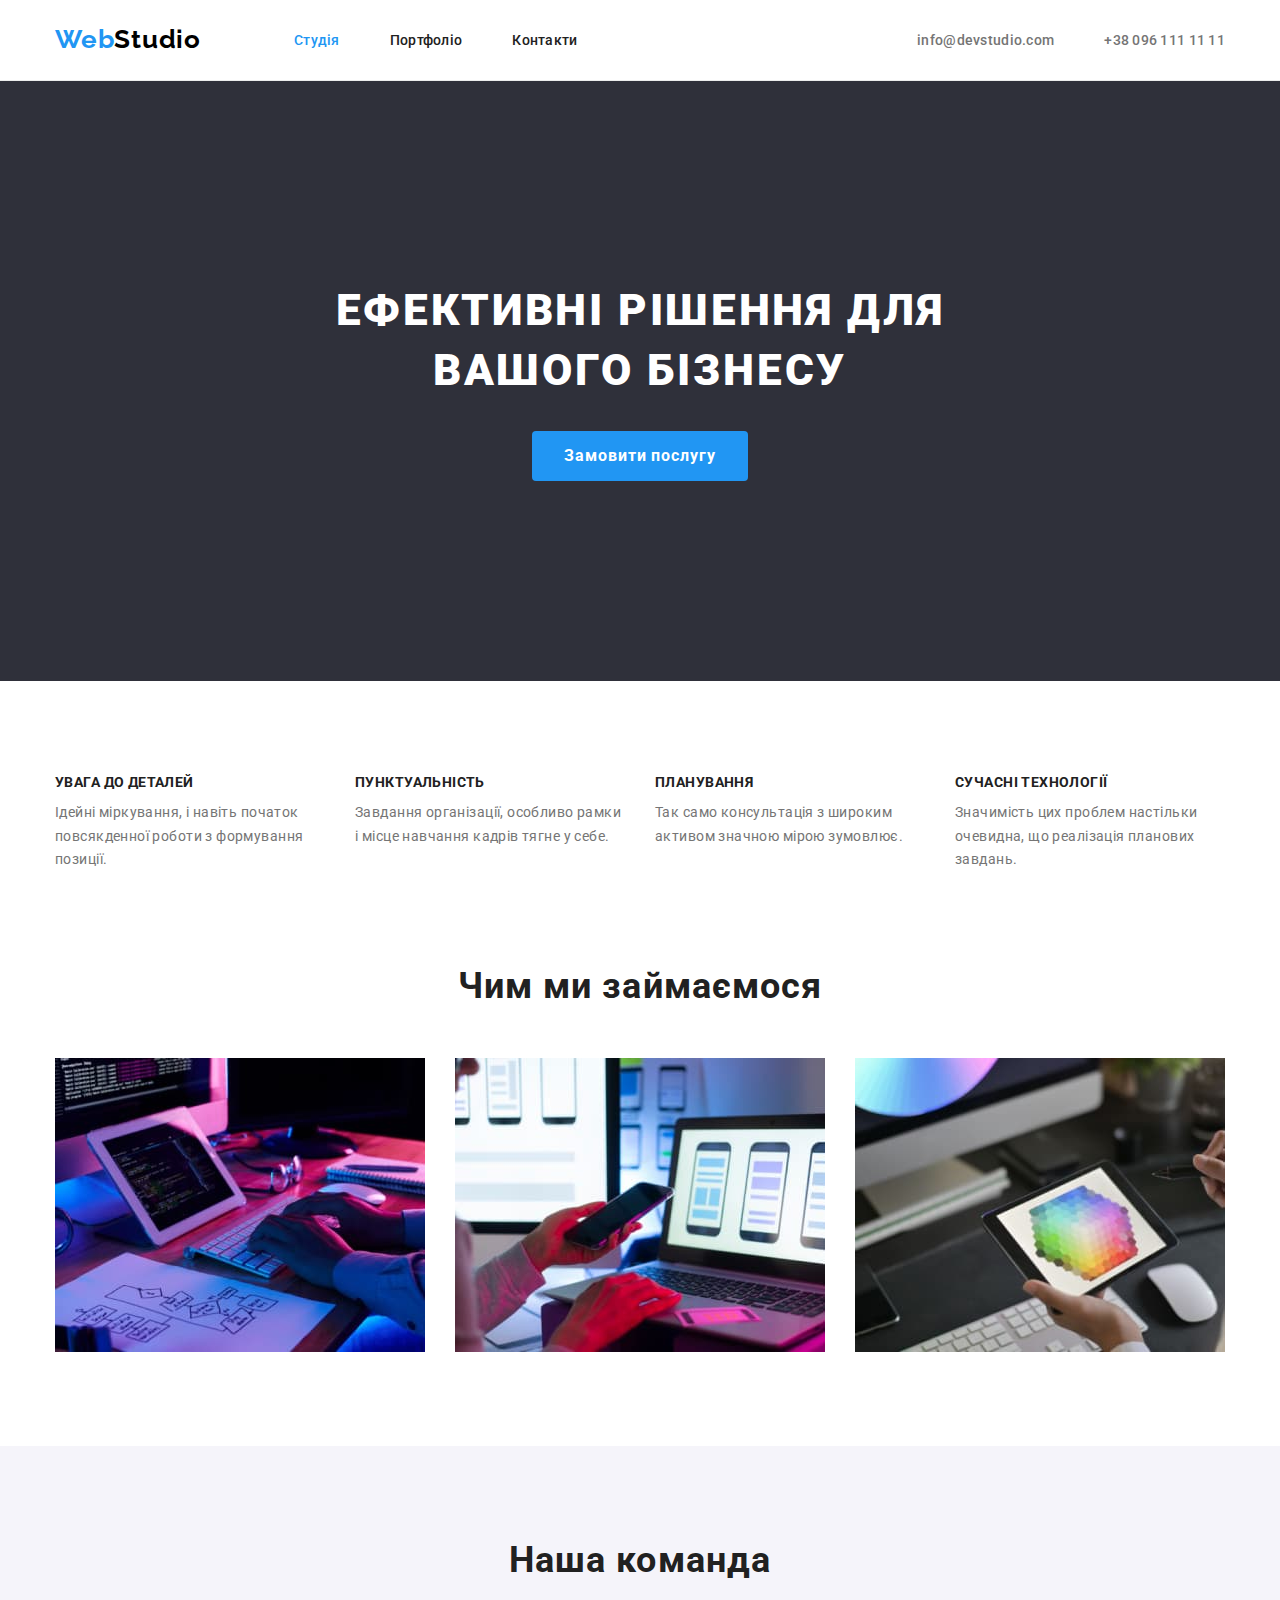
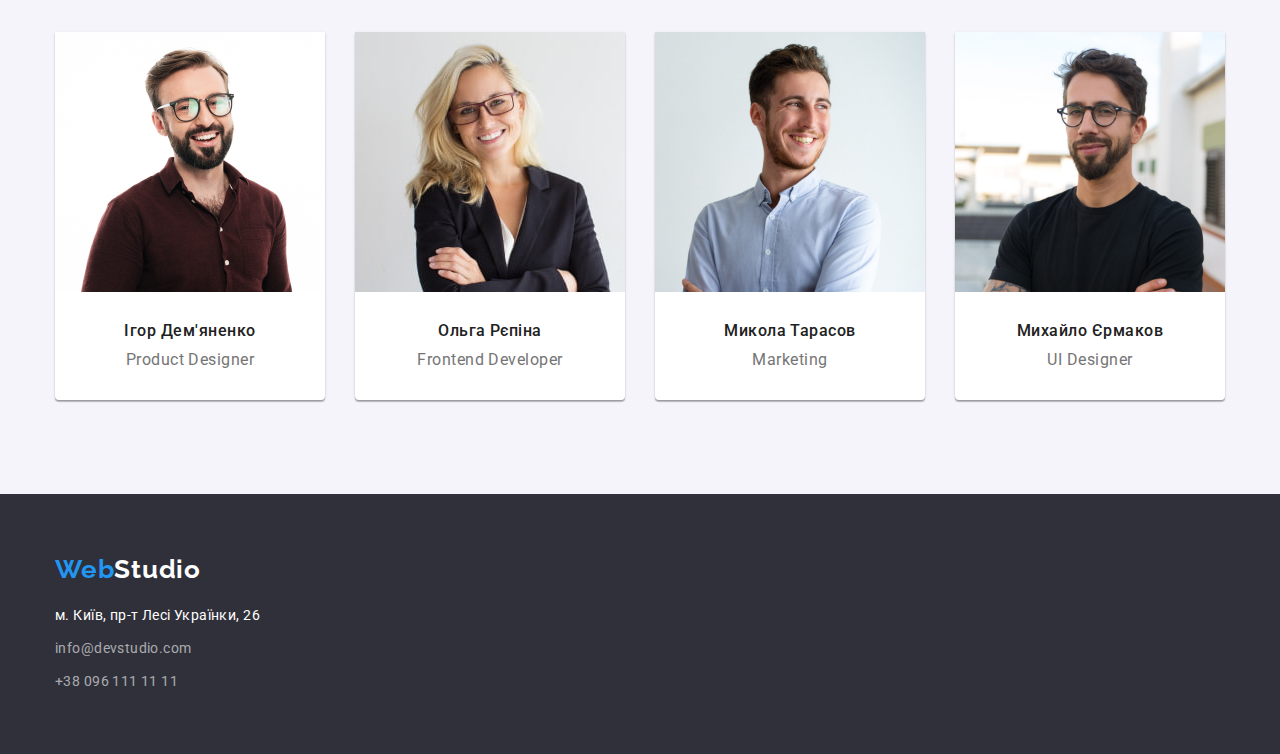
<file: index.html>
<!DOCTYPE html>
<html lang="uk">

<head>
  <meta charset="UTF-8" />
  <meta http-equiv="X-UA-Compatible" content="IE=edge" />
  <meta name="viewport" content="width=device-width, initial-scale=1.0" />
  <title>WebStudio-Home</title>
  <link href="https://fonts.googleapis.com/css2?family=Raleway:wght@700&family=Roboto:wght@400;500;700;900&display=swap"
    rel="stylesheet" />
  <link rel="stylesheet"
    href="https://cdnjs.cloudflare.com/ajax/libs/modern-normalize/1.1.0/modern-normalize.min.css" />
  <link rel="stylesheet" href="./css/styles.css" />
</head>

<body>
  <header class="header">
    <div class="container flex-container">
      <nav class="nav">

        <a href="./index.html" lang="en" class="logo"><span class="logo-link">Web</span><span></span>Studio</a>
        <ul class="nav-links list">
          <li class="item">
            <a href="./index.html" class="link current">Студія</a>
          </li>
          <li class="item">
            <a href="./portfolio.html" class="link">Портфоліо</a>
          </li>
          <li class="item"><a href="" class="link">Контакти</a></li>
        </ul>


      </nav>

      <ul class="nav-contacts list">
        <li>
          <a href="mailto:info@devstudio.com" class="contact link link">info@devstudio.com</a>
        </li>
        <li>
          <a href="tel:+380961111111" class="contact link link">+38 096 111 11 11</a>
        </li>
      </ul>

    </div>
  </header>
  <main>
    <section class="hero">
      <div class="container">
        <h1 class="hero-title">
          Ефективні рішення для вашого бізнесу
        </h1>
        <button type="button" class="button secondary">Замовити послугу</button>
      </div>
    </section>



    <section class="features section">
      <!-- переваги -->
      
      
      <div class="container">
        <h2 class="features visually-hidden">переваги</h2>
        <ul class="list flex-container">

          <li class="item">
            <h3 class="features-title">УВАГА ДО ДЕТАЛЕЙ</h3>
            <p class="text">
              Ідейні міркування, і навіть початок повсякденної роботи з
              формування позиції.
            </p>
          </li>

          <li class="item">
            <h3 class="features-title">ПУНКТУАЛЬНІСТЬ</h3>
            <p class="text">
              Завдання організації, особливо рамки і місце навчання кадрів
              тягне у себе.
            </p>
          </li>

          <li class="item">
            <h3 class="features-title">ПЛАНУВАННЯ</h3>
            <p class="text">
              Так само консультація з широким активом значною мірою зумовлює.
            </p>
          </li>

          <li class="item">
            <h3 class="features-title">СУЧАСНІ ТЕХНОЛОГІЇ</h3>
            <p class="text">
              Значимість цих проблем настільки очевидна, що реалізація
              планових завдань.
            </p>
          </li>

        </ul>
      </div>
    </section>


    <section class="section-features">
      
      
      <div class="container">
        <h2 class="section-title">Чим ми займаємося</h2>
        <ul class="list flex-container">

          <li class="work-item">
            <img src="./images/coding.jpg" alt="Створення сайту" width="370" />
          </li>

          <li class="work-item">
            <img src="./images/adaptation.jpg" alt="Адаптація сайту для різних пристроїв" width="370" />
          </li>

          <li class="work-item">
            <img src="./images/design.jpg" alt="Розробка дизайну для сайту" width="370" />
          </li>
        </ul>
      </div>
    </section>

    <section class="team bgc section">
      <div class="container">
        <h2 class="section-title">Наша команда</h2>
        <ul class="list function-marg">
          <li class="item-worker">
            <div class="card-photo">
              <img src="./images/designer.jpg" alt="Розробник продукту Ігор Дем'яненко" width="270" />
            </div>
            <div class="card-content">
              <h3 class="card-heading">Ігор Дем'яненко</h3>
              <p class="card-job" lang="en">Product Designer</p>
            </div>
          </li>

          <li class="item-worker">
            <div class="card-photo">
              <img src="./images/developer.jpg" alt="Фронтенд розробник Ольга Рєпіна" width="270" />
            </div>
            <div class="card-content">
              <h3 class="card-heading">Ольга Рєпіна</h3>
              <p class="card-job" lang="en">Frontend Developer</p>
            </div>
          </li>

          <li class="item-worker">
            <div class="card-photo">
              <img src="./images/marketing.jpg" alt="Маркетолог Микола Тарасов" width="270" />
            </div>
            <div class="card-content">
              <h3 class="card-heading">Микола Тарасов</h3>
              <p class="card-job" lang="en">Marketing</p>
            </div>
          </li>

          <li class="item-worker">
            <div class="card-photo">
              <img src="./images/member.jpg" alt="Розробник інтерфейсу" width="270" />
            </div>
            <div class="card-content">
              <h3 class="card-heading">Михайло Єрмаков</h3>
              <p class="card-job" lang="en">UI Designer</p>
            </div>
          </li>
        </ul>
      </div>
    </section>
  </main>
  <footer class="footer">
    <div class="container ">
      <a lang="en" href="./index.html" class="footer-logo"><span class="logo-link">Web</span>Studio</a>
      <address class="address">
        <ul class="address-links list">
          <li>
            <a href="https://goo.gl/maps/rEYh6PdM1hheBsNV8" class="link" target="_blank"
              rel="nooper noreferrer nofollow"><span class="map">м. Київ, пр-т Лесі Українки, 26</span></a>
          </li>
          <li class="item">
            <a href="mailto:info@devstudio.com" class="contact link">info@devstudio.com</a>
          </li>
          <li class="item">
            <a href="tel:+380961111111" class="contact link">+38 096 111 11 11</a>
          </li>
        </ul>
      </address>
    </div>
  </footer>
</body>

</html>
</file>
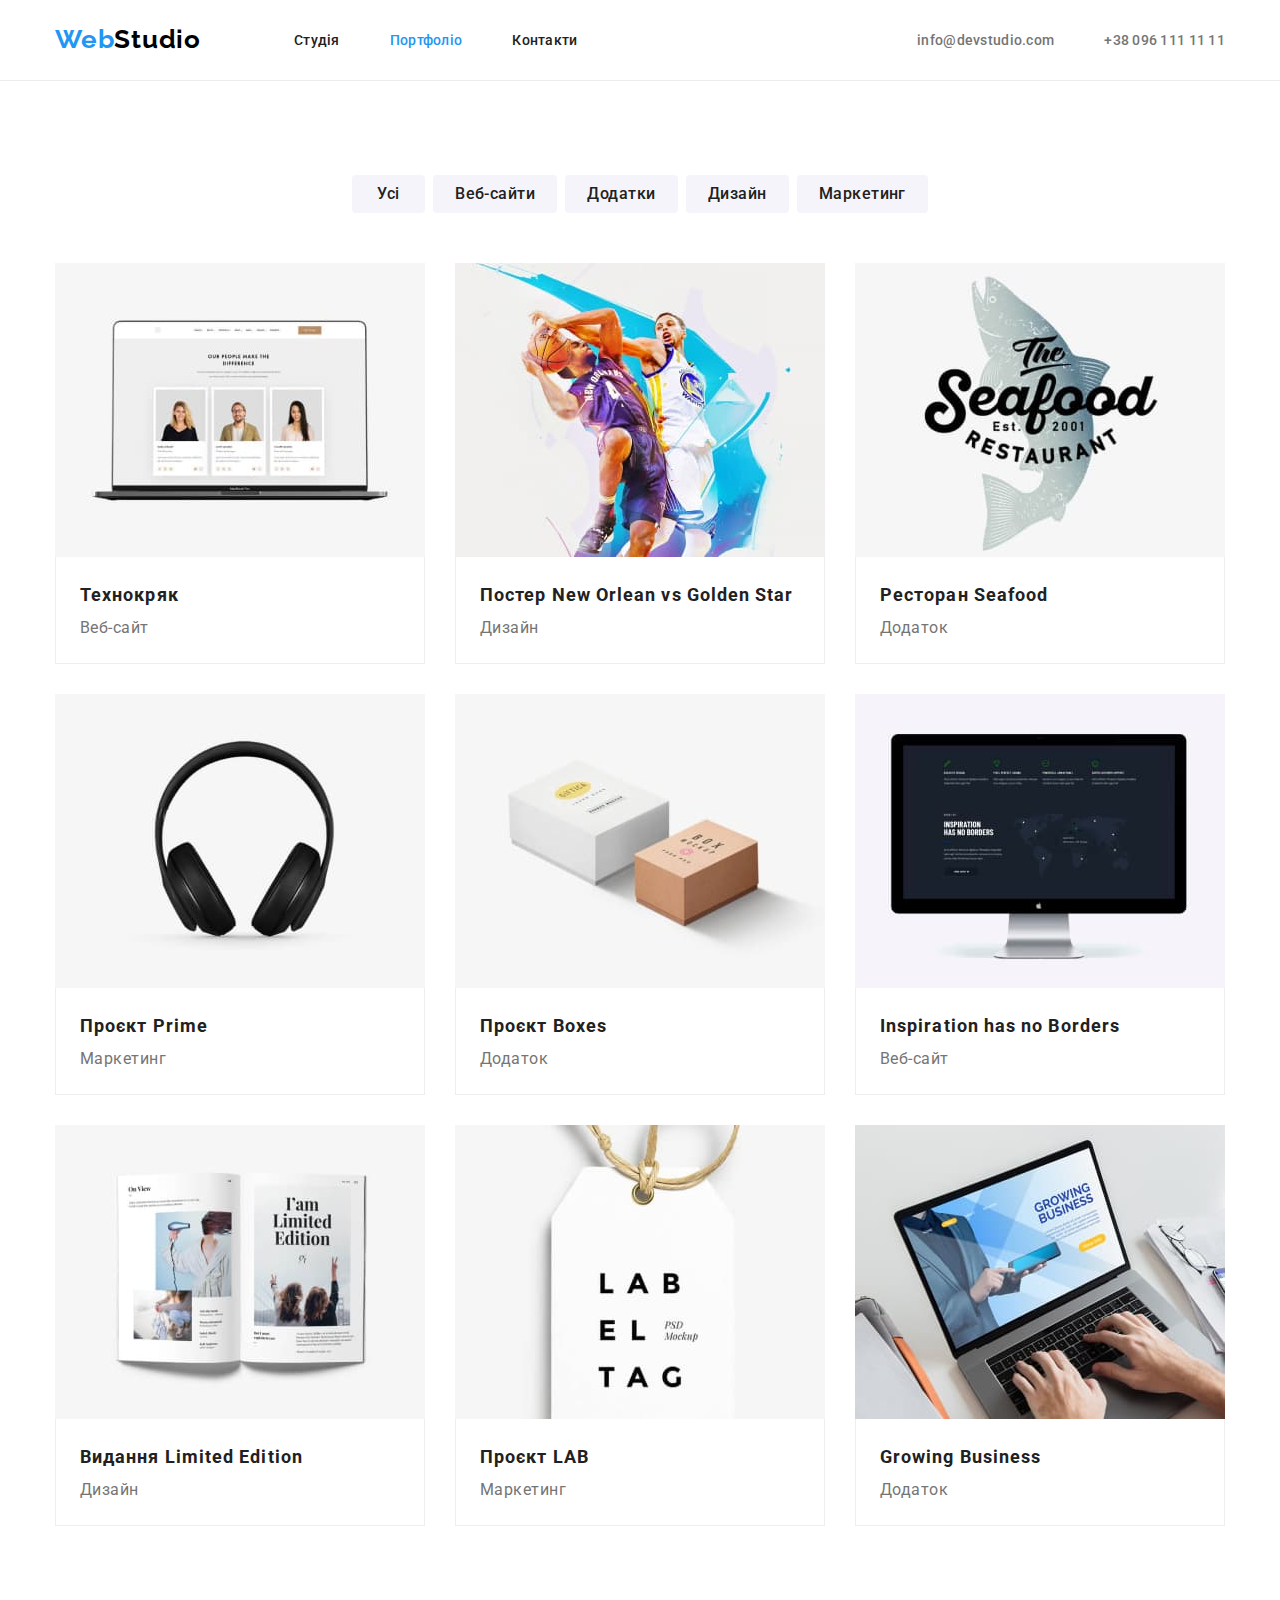
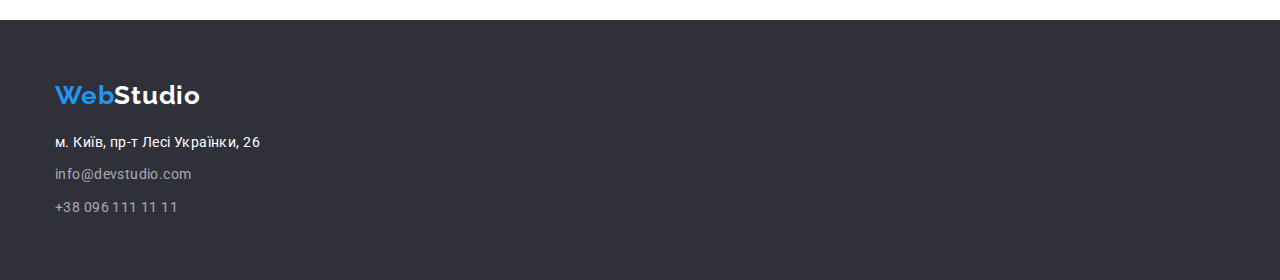
<file: portfolio.html>
<!DOCTYPE html>
<html lang="uk">

<head>
  <meta charset="UTF-8" />
  <meta http-equiv="X-UA-Compatible" content="IE=edge" />
  <meta name="viewport" content="width=device-width, initial-scale=1.0" />
  <title>WebStudio-Portfolio</title>
  <link href="https://fonts.googleapis.com/css2?family=Raleway:wght@700&family=Roboto:wght@400;500;700;900&display=swap"
    rel="stylesheet" />
  <link rel="stylesheet"
    href="https://cdnjs.cloudflare.com/ajax/libs/modern-normalize/1.1.0/modern-normalize.min.css" />
  <link rel="stylesheet" href="./css/styles.css" />
</head>

<body>
  <header class="header">
    <div class="container flex-container">
      <nav class="nav">

        <a href="./index.html" lang="en" class="logo"><span class="logo-link">Web</span><span></span>Studio</a>
        <ul class="nav-links list">
          <li class="item">
            <a href="./index.html" class="link">Студія</a>
          </li>
          <li class="item">
            <a href="./portfolio.html" class="link current">Портфоліо</a>
          </li>
          <li class="item"><a href="" class="link">Контакти</a></li>
        </ul>


      </nav>

      <ul class="nav-contacts list">
        <li>
          <a href="mailto:info@devstudio.com" class="contact link link">info@devstudio.com</a>
        </li>
        <li>
          <a href="tel:+380961111111" class="contact link link">+38 096 111 11 11</a>
        </li>
      </ul>

    </div>
  </header>
  <main>
    <section class="section portfolio">
      <!-- Портфоліо -->
      <h1 class="visually-hidden">Портфоліо</h1>
      <div class="container">
        <ul class="buttons list">
          <li class="item">
            <button type="button" class="button primaru">Усі</button>
          </li>
          <li class="item">
            <button type="button" class="button primaru">Веб-сайти</button>
          </li>
          <li class="item">
            <button type="button" class="button primaru">Додатки</button>
          </li>
          <li class="item">
            <button type="button" class="button primaru">Дизайн</button>
          </li>
          <li class="item">
            <button type="button" class="button primaru">Маркетинг</button>
          </li>
        </ul>

        <ul class="card-set list">
          <li class="item">
            <a href="" class="portfolio-link link">
              <img src="./images/portfolio/laptop.jpg" alt="ноутбук з зображенням веб-сторінки" width="370" />
              <div class="card-text">
                <h2 class="text-title">Технокряк</h2>
                <p class="portfolio-subtitle">Веб-сайт</p>
              </div>
            </a>
          </li>

          <li class="item">
            <article class="card">
              <a href="" class="portfolio-link link">
                <img src="./images/portfolio/basketball.jpg" alt="два хлоаця грають в баскетбол" width="370" />
                <!-- </a>
              <a href="" class="portfolio-link link"> -->
                <div class="card-text">
                  <h2 class="text-title">Постер <span lang="en">New Orlean vs Golden Star</span></h2>
                  <p class="portfolio-subtitle">Дизайн</p>
                </div>
              </a>
            </article>
          </li>

          <li class="item">
            <article class="card">
              <a href="" class="portfolio-link link">
                <img src="./images/portfolio/seafood.jpg" alt="логотип ресторану з однотонним лососем на задньому фоні"
                  width="370" />
                <!-- </a>
              <a href="" class="portfolio-link link"> -->
                <div class="card-text">
                  <h2 class="text-title">Ресторан <span lang="en">Seafood</span></h2>
                  <p class="portfolio-subtitle">Додаток</p>
                </div>
              </a>
            </article>
          </li>

          <li class="item">
            <article class="card">
              <a href="" class="portfolio-link link">
                <img src="./images/portfolio/headphones.jpg" alt="навушники" width="370" />
                <!-- </a>

              <a href="" class="portfolio-link link"> -->
                <div class="card-text">
                  <h2 class="text-title">Проєкт <span lang="en">Prime</span></h2>
                  <p class="portfolio-subtitle">Маркетинг</p>
                </div>
              </a>

            </article>
          </li>

          <li class="item">
            <article class="card">
              <a href="" class="portfolio-link link">
                <img src="./images/portfolio/boxes.jpg" alt="дві коробки" width="370" />
                <!-- </a>
              <a href="" class="portfolio-link link"> -->
                <div class="card-text">
                  <h2 class="text-title">Проєкт <span lang="en">Boxes</span></h2>
                  <p class="portfolio-subtitle">Додаток</p>
                </div>
              </a>

            </article>
          </li>

          <li class="item">
            <article class="card">
              <a href="" class="portfolio-link link">
                <img src="./images/portfolio/iMac.jpg" alt="комп'ютер відомої марки" width="370" />
                <!-- </a>
              <a href="" class="portfolio-link link"> -->
                <div class="card-text">
                  <h2 class="text-title" lang="en">Inspiration has no Borders</h2>
                  <p class="portfolio-subtitle">Веб-сайт</p>
                </div>
              </a>
            </article>
          </li>

          <li class="item border">
            <article class="card">
              <a href="" class="portfolio-link link">
                <img src="./images/portfolio/book.jpg" alt="журнал" width="370" />
                <!-- </a>
              <a href="" class="portfolio-link link"> -->
                <div class="card-text">
                  <h2 class="text-title">Видання <span lang="en">Limited Edition</span></h2>
                  <p class="portfolio-subtitle">Дизайн</p>
                </div>
              </a>

            </article>
          </li>

          <li class="item">
            <article class="card">
              <a href="" class="portfolio-link link">
                <img src="./images/portfolio/lab.jpg" alt="картонний ярлик з логотипом проєкту" width="370" />
                <!-- </a>
              <a href="" class="portfolio-link link"> -->
                <div class="card-text">
                  <h2 class="text-title">Проєкт <span lang="en">LAB</span></h2>
                  <p class="portfolio-subtitle">Маркетинг</p>
                </div>
              </a>
            </article>
          </li>

          <li class="item">
            <article class="card">
              <a href="" class="portfolio-link link">
                <img src="./images/portfolio/hands.jpg" alt="руки над клавіатурою ноутбуку" width="370" />
                <!-- </a>
                <a href="" class="portfolio-link link"> -->
                <div class="card-text">
                  <h2 class="text-title" lang="en">Growing Business</h2>
                  <p class="portfolio-subtitle">Додаток</p>
                </div>
              </a>
            </article>
          </li>
        </ul>
      </div>
    </section>
  </main>
  <footer class="footer">
    <div class="container ">
      <a lang="en" href="./index.html" class="footer-logo"><span class="logo-link">Web</span>Studio</a>
      <address class="address">
        <ul class="address-links list">
          <li>
            <a href="https://goo.gl/maps/rEYh6PdM1hheBsNV8" class="link" target="_blank"
              rel="nooper noreferrer nofollow"><span class="map">м. Київ, пр-т Лесі Українки, 26</span></a>
          </li>
          <li class="item">
            <a href="mailto:info@devstudio.com" class="contact link">info@devstudio.com</a>
          </li>
          <li class="item">
            <a href="tel:+380961111111" class="contact link">+38 096 111 11 11</a>
          </li>
        </ul>
      </address>
    </div>
  </footer>
</body>

</html>
</file>
<file: css/styles.css>
/* акцент #2196F3 */
/* текст rgba(33, 33, 33, 1) */
/* параграфи та контакти в хедері rgba(117, 117, 117, 1) */
/* адресС АЛЕ НЕ КАРТА З АДРЕСОЮ БО АДРЕСА ПРОСТО БІЛА rgba(255, 255, 255, 0.6) */
/* другорядний колір фону #F5F4FA */

html {
  box-sizing: border-box;
}

*,
*::before,
*::after {
  box-sizing: inherit;
}

/* Решта коду */
:root {
  --primary-text-color:#757575;
  --title-color: #212121;
  --accent-color: #2196F3;
  --button-color: #212121;
  --button-background: #F5F4FA;
  --bgc-secondary: #F5F4FA;
  --common-bgc: #FFFFFF;
  --footer-hero-bgc: #2F303A;
  --portfolio-card-border-color: #EEEEEE;
  --second-half-logo: #000000;
  --address-link-color-footer: #FFFFFF;
  --header-bottom-border: #ECECEC;
  --card-gap: 30px;
}

body {
  color: var(--title-color);
  background-color: #ffffff;
  font-family: Roboto, sans-serif;
  letter-spacing: 0.03em;
  font-size: 14px;
}

img {
  display: block;
  max-width: 100%;
  height: auto;
}

.container {
  width: 1200px;
  padding-left: 15px;
  padding-right: 15px;
  margin-right: auto;
  margin-left: auto;
  /* outline: 2px sloid red; */
}

.flex-container{
  display: flex;
  
  
}
address{
  font-style: normal;
}

button{
  border: none;
}




/* параграфи в файлі index.html */
.features .text {
  color: var(--primary-text-color);
  font-weight: 400;
  font-size: 14px;
  line-height: 1.7;
  padding: 0px 0px;
  margin: 0px 0px;
  letter-spacing: 0.03em;
}

/* загальна стилізація кнопок */
.button {
  cursor: pointer;
  font-weight: 500;
  font-size: 16px;
  border-radius: 4px;
  background-color: var(--button-background);


}



/* стилізація кнопок на сторінці портфоліо */

.button.primaru {

  font-family: inherit;
  background-color: var(--button-background);

  color: var(--button-color);
  
  font-weight: 500;
  font-size: 16px;
  line-height: 1.6;
  padding: 6px 22px;
  text-align: center;
  min-width: 73px;
  text-align: center;
  letter-spacing: 0.03em;
  
}

.button.primaru:hover,
.button.primaru:active,
.button.primaru:focus {
  background-color: var(--accent-color);
  color: rgba(255, 255, 255, 1);
  box-shadow: 0px 3px 1px rgba(0, 0, 0, 0.1), 0px 1px 2px rgba(0, 0, 0, 0.08), 0px 2px 2px rgba(0, 0, 0, 0.12);
  border-radius: 4px;;
}

/* кнопка "замовити послугу" */
.button.secondary {
  padding: 10px 32px;
  
  background-color: var(--accent-color);
  color: #ffffff;
  line-height: 1.87;
  font-weight: 700;
  min-width: 216px;
  text-align: center;
  letter-spacing: 0.06em;
  /* position: absolute;
    width: 216px;
    height: 50px;
    left: 692px;
    top: 430px; */
}



/* .buttons:nth-child(1){
  min-width: 73;  
}
.buttons:nth-child(2){
  min-width: 125px;  
}
.buttons:nth-child(3){
  min-width: 102px;  
}
.buttons:nth-child(4){
  }
.buttons:nth-child(5){
  }
.buttons:nth-child(6){
  } */

/* стилізація хедера */



.header {
  border-bottom: var(--header-bottom-border);
  border-bottom: 1px solid var(--header-bottom-border);
}

a.logo {
  color: var(--second-half-logo);
  padding-top: 24px;
  padding-bottom: 25px;
  margin-right: 93px;
  
}



/* .logo:visited{
    color: (33, 33, 33, 1);
} */
.logo-link {
  color: var(--accent-color);
}

/* cстилізація всіх заголовків */
p,
h1,
h2,
h3,
h4,
h5,
h6 {
  
  margin: 0;
  padding: 0;
}

/* .nav-links .link{
  padding-top: 32px;
  margin-bottom: 32px;
} */
.hero>h1 {
  color: #fff;
  width: 696px;
  text-transform: uppercase;
}


/* оформлення шрифра для лого в футурі та хедері */
.logo,
.footer-logo {
  font-family: Raleway;
  font-size: 26px;
  font-weight: 700;
  line-height: 1.19;
  letter-spacing: 0.03em;
  text-align: left;
  text-decoration: none;

}
.footer .footer-logo {
  display: block;
  margin-bottom: 20px;
  
  color: #ffffff;


}





/* оформлення */
ul.nav-contacts.list {
  display: flex;
  padding-bottom: 0px;
  margin-left: auto;
  
}
ul.nav-contacts.list>li+li {
  margin-left: 50px;
}

.container > .nav{
  display: flex;
}



.nav-contacts .contact {
  display: block;

  font-weight: 500;
  padding-bottom: 32px;
  padding-top: 32px;

  color: var(--primary-text-color);
  line-height: 1.17;
  font-size: 14px;
  letter-spacing: 0.02em;
  /* outline: 2px solid teal; */
}

.contact:hover,
.contact:focus {
  color: var(--accent-color);
}

/*-ПОСИЛАННЯ в хедері 
-стилізація блоку з головною навігацією на головній 
сторінці в хедері*/
.nav-links .link {
  display: block;

  font-weight: 500;
  padding-top: 32px;
  padding-bottom: 32px;

  color:var(--title-color);
  line-height: 1.17;
  font-size: 14px;
  letter-spacing: 0.02em;
  /* outline: 2px solid teal; */

}

.nav-links.list>.item.item:not(:last-child) {
  margin-right: 50px;

}

ul.nav-links.list {
  padding-bottom: 0px;
  margin-right: auto;
}



.nav-links .link:hover,
.link:focus {
  color: var(--accent-color);
}

.nav-links .link.current {
  color: var(--accent-color);
}

/* стилізація блоку герой */



.hero .hero-title {
  letter-spacing: 0.06em;
  margin: 0 auto;

  color: #fff;
  width: 696px;
  font-weight: 900;
  font-size: 44px;
  margin-bottom: 30px;
  line-height: 1.36;
  text-transform: uppercase;
}

.hero {
  text-align: center;
  /* outline: 5px solid red; */
  padding-top: 200px;
  padding-bottom: 200px;

}

/* заголовки блоку "переваги" головної сторінки  */
.features-title {
  font-size: 14px;
  line-height: 1.14;
  /* padding-top: 92px; */
  margin-bottom: 10px;

}

/* фон hero footer */
.hero,
.footer {
  background-color: var(--footer-hero-bgc)
}

/* посилання в футері */
.map {
  color: #ffffff;
  font-size: 14px;
  line-height: 1.7;
  letter-spacing: 0.03em;
  

}

.map:hover,
.map:focus {
  color: var(--accent-color);
}

.address-links .contact {
  
  color: rgba(255, 255, 255, 0.6);
  font-size: 14px;
  line-height: 1.7;
  letter-spacing: 0.03em;
  
}
.address-links .item{
  margin-top: 9px;
  margin-bottom: 0;
  margin-right: 0;
  margin-left: 0;
}

.address-links .contact:hover,
.contact:focus {
  color: var(--accent-color);
}



/* оформлення фону для секції team початкової сторінки */

.team.bgc {
  background-color: var(--bgc-secondary);


  /* HELP!!!!!!!! Я НЕ РОЗУМІЮ ЧОГО НЕ ПЕРЕЗАПИСУЄТЬСЯ КОЛІР ДЛЯ ЦІЄЇ СЕКЦІЇ, А НАСТЛІДУЄЬБСЯ З body. у тегу 
  .team.bgc специфічність 20, а body - 1 */

}

/* оформлення заголовків h2 */
.section-title {
  /* padding-top: 94px; */
  margin-bottom: 50px;

  color: var(--title-color);
  font-weight: 700;
  font-size: 36px;
  line-height: 1.16;
  text-align: center;
  letter-spacing: 0.03em;

  /* text-align: center; */
}

div.card-content{
  padding-top: 30px;
  padding-bottom: 30px;
}

.team .card-job {
  
  color: var(--primary-text-color);
  font-size: 16px;
  line-height: 1.18;
  letter-spacing: 0.03em;
  text-align: center;

}



.team .card-heading {
  margin-bottom: 10px;
  font-weight: 500;
  font-size: 16px;
  line-height: 1.18;
  letter-spacing: 0.03em;
  text-align: center;
  color: var(--title-color);
}
.team .item-worker{
  background: #FFFFFF;
/* material shadow v1 */
  min-width: 270px;
  

  border-radius: 0px 0px 4px 4px;
  box-shadow: 0px 1px 3px rgba(0, 0, 0, 0.12), 0px 1px 1px rgba(0, 0, 0, 0.14), 0px 2px 1px rgba(0, 0, 0, 0.2);
}

.portfolio a {
  color: var(--title-color);
}

/* margin-top утиліта */
/* .list>.margin{
  margin-top: 50px;
} */
/* утіліта для видалення оформлення списку */
.list {
  list-style: none;
  padding: 0;
  margin: 0;
  


}


/* утілітка для оформлення посиланнь */
.link {
  text-decoration: none;
}
/* .ul .address-links{
    text-align: left;
} */
.visually-hidden {
  position: absolute;
  white-space: nowrap;
  width: 1px;
  height: 1px;
  overflow: hidden;
  border: 0;
  padding: 0;
  clip: rect(0 0 0 0);
  clip-path: inset(50%);
  margin: -1px;
}

/* редагування стилю тексту на сторінці портфоліо */
.portfolio-link {
  font-size: 18px;
}

.portfolio p {
  font-size: 16px;
  color: var(--primary-text-color);
  line-height: 1.87;
  margin-top: 0;
  margin-bottom: 0;
  letter-spacing: 0.03em;
}

.text-title {
  color: var(--title-color);
  font-weight: 700;
  font-size: 18px;
  line-height: 2;
  letter-spacing: 0.06em;
}



/* .list-portfolio {
  padding-top: 94px;
  padding-bottom: 50px;
  margin-left: 0;
} */

body ul {
  margin-top: 0;
  margin-bottom: 0;
  margin-left: 0;
}

address {
  font-style: normal;
}



/* .portfolio>.item:nth-child(2n+1){
  background-color: var(--bgc-secondary)
} */

.buttons {
  display: flex;
  justify-content: center;
  margin-bottom: 50px;
  
}

/* .flex {
  display: flex;
  flex-direction: row;
  align-items: srart;
  justify-content: space-around;
  padding-left: 215px;
  padding-right: 215px;
  padding-bottom: 94px;
} */

.features .item{
  width: 270px;
}

.features .item:not(:last-child) {
  margin-right: 30px;
}

.button-item:not(:last-child) {
  margin-right: 8px;
}

/* індекс хтмл наша команда */
ul.list.function-marg {
  display: flex;
  margin: 0;
  padding: 0;
  
  


}

ul.list .item-worker:not(:last-child) {
  margin-right: 30px;
}

/* .nav-contacts.list{
  display: flex;
  justify-content: end;
  align-items: flex-start;
} */
/* .nav-links.list{
  display: flex;
  justify-content: center;
  align-items: flex-start;
} */

/* відступи в картинках блоку чим займаємося */
.work-item:not(:last-child) {
  margin-right: 30px;

}
.work-item{
  width: 370px;
}

.nav-container .nav-links.list {
  display: block;
  flex-direction: row;
  justify-content: center;

}

/* кнопки фільтри на портфоліо */
.buttons.list>.item:not(:last-child) {
  margin-right: 8px;

}

/* .container>ul.portfolio{ */

/* } */




/* ul.portfolio{
  outline: 2px solid red;
} */

.card-set {

  display: flex;
  flex-wrap: wrap;
  margin-top: calc(-1*var(--card-gap));
  margin-left: calc(-1*var(--card-gap));
  
}




.card-set .item {

  flex-basis: calc(100%/3 - var(--card-gap));
  margin-left: var(--card-gap);
  margin-top: var(--card-gap);
  
}

/* ul.portfolio>.item:not(:last-child){
  margin-right: 30px;
} */
.nav-links.list {
  display: flex;
  justify-content: flex-start;
  align-items: center;
  /* outline: 2px solid red; */

}





.section {
  padding-top: 94px;
  padding-bottom: 94px;
}
.container .section{
  padding-bottom: 94px;
}

/* -прибрати падінг кнопок
-продивитися де ще можна прибрати
-можливо зробити окрему утиліту сектіон де відступи 94 вгорі та низу  
а там де не 94 то так і залишити
-окрема утиліта з нижнім падингом

*/
footer{
  padding-top: 60px;
  padding-bottom: 60px;
}

.card-text{
  
  
  border: 1px solid var(--portfolio-card-border-color);
  border-top: none;
  padding-top: 20px;
  padding-bottom: 20px;
  padding-right: 24px;
  padding-left: 24px;
  
}
/* Це утиліта для портфоліо де треба ПЕРЕНЕСТИ ВСЕ В ОДНУ СЕКЦІЮ до цього тут був падінг */
.set-padding {
  margin-top: 50px;
}
.set-top-padding{
  padding-top: 94px;
}
.section-features{
  padding-top: 0;
  padding-bottom: 94px;
}
</file>
